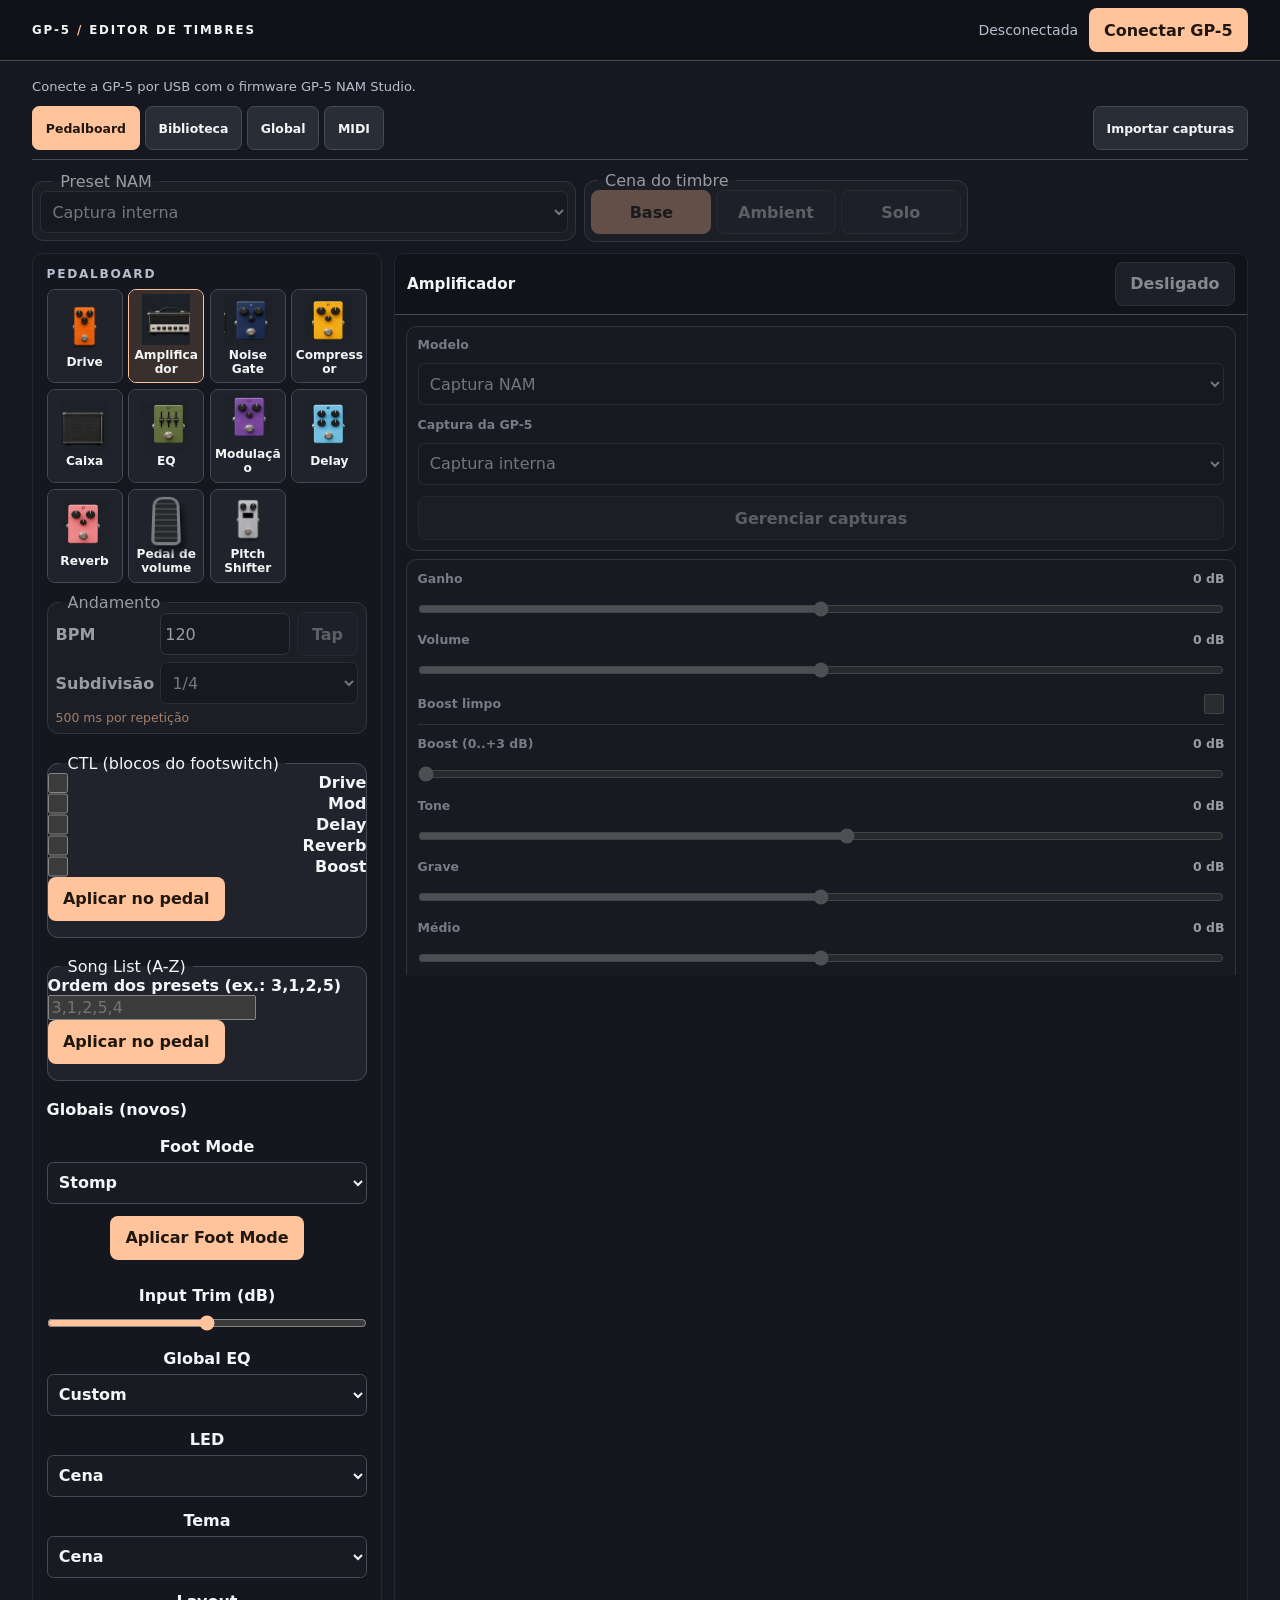
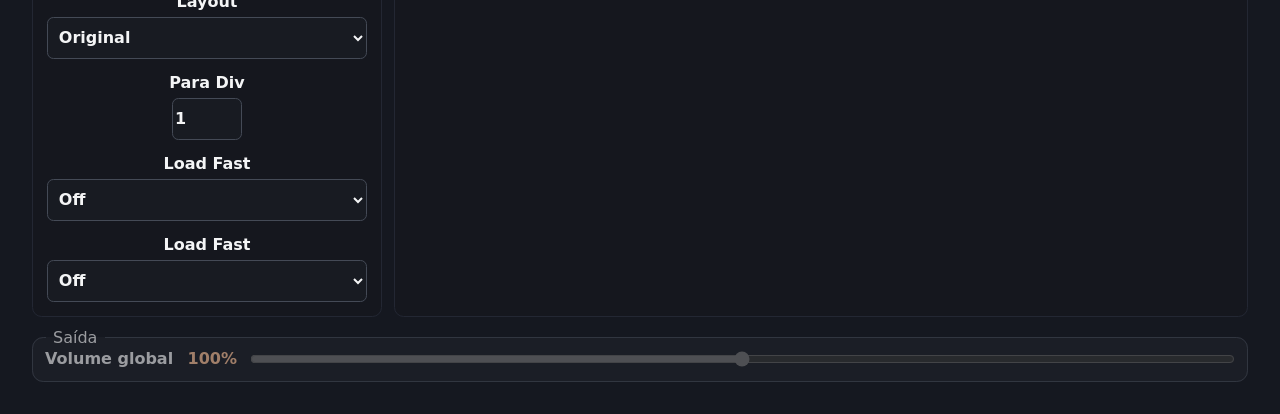
<file: index.html>
<!doctype html>
<html lang="pt-BR">
<head>
  <meta charset="utf-8">
  <meta name="viewport" content="width=device-width, initial-scale=1">
  <title>GP-5 · Editor de timbres</title>
  <link rel="stylesheet" href="./style.css?v=refino1">
  <script type="module" src="./editor.js?v=live-midi"></script>
</head>
<body>
  <header><span class="brand">GP-5 <span> / </span> EDITOR DE TIMBRES</span><div class="connection"><span id="connectionState" role="status">Desconectada</span><button id="connect" type="button">Conectar GP-5</button></div></header>
  <main>
    <h1>Editor de timbres</h1>
    <p id="status" role="status">Conecte a GP-5 por USB com o firmware GP-5 NAM Studio.</p>
    <nav class="workspace-tabs" aria-label="Áreas do editor">
      <button type="button" data-view="board" aria-pressed="true">Pedalboard</button>
      <button type="button" data-view="library" aria-pressed="false">Biblioteca</button>
      <button type="button" data-view="global" aria-pressed="false">Global</button>
      <button type="button" data-view="midi" aria-pressed="false">MIDI</button>
      <button id="quickCaptures" class="secondary" type="button">Importar<span class="import-caption"> capturas</span></button>
    </nav>
    <section data-view-panel="board">
    <div class="live-strip">
      <fieldset id="presetBar" class="preset-bar" disabled>
        <legend>Preset NAM</legend>
        <select id="quickPreset" aria-label="Selecionar preset na GP-5"><option value="0">Captura interna</option></select>
      </fieldset>
    <fieldset class="scene-bar" id="sceneBar" disabled>
      <legend>Cena do timbre</legend>
      <div class="scene-buttons">
        <button type="button" data-scene="0" aria-pressed="true">Base</button>
        <button type="button" data-scene="1" aria-pressed="false">Ambient</button>
        <button type="button" data-scene="2" aria-pressed="false">Solo</button>
      </div>
    </fieldset>
    <div class="board-tools" id="studioTools" hidden>
      <button id="chainBypass" type="button" class="secondary" aria-pressed="false">Ativar timbre</button>
      <button id="tunerToggle" type="button" class="secondary" aria-controls="tunerPanel" aria-expanded="false">Afinador</button>
    </div>
    <section id="tunerPanel" class="tuner-panel" aria-label="Afinador cromático" hidden>
      <strong id="tunerNote">–</strong>
      <div><meter id="tunerMeter" min="-50" max="50" low="-4" high="4" optimum="0" value="0"></meter>
        <p id="tunerReading" class="note">Toque uma corda por vez. Saída silenciada.</p></div>
    </section>
    </div>
    <div class="board-workspace">
    <div class="board">
      <div class="board-head"><h2>Pedalboard</h2></div>
    <nav id="chain" class="chain" aria-label="Cadeia de sinal">
      <div class="pedal-card" data-block="drive" data-selected="false">
        <button class="pedal-toggle" type="button" data-effect-edit aria-label="Editar Drive" aria-controls="effectPanel" aria-pressed="false"><span aria-hidden="true" class="pedal-art extra e0"></span><span class="pedal-name">Drive</span><span class="pedal-short" aria-hidden="true">Drive</span><small>Boost, OD, distorção e fuzz</small></button>
      </div>
      <div class="pedal-card" data-block="amp" data-selected="false">
        <button class="pedal-toggle" type="button" data-effect-edit aria-label="Editar amplificador" aria-controls="effectPanel" aria-pressed="false"><span aria-hidden="true" class="pedal-art photo p0"></span><span class="pedal-name">Amplificador</span><span class="pedal-short" aria-hidden="true">Amp</span><small>NAM e Clean</small></button>
      </div>
      <div class="pedal-card" data-block="gatePanel" data-selected="false">
        <button class="pedal-toggle" type="button" data-effect-edit aria-label="Editar Noise Gate" aria-controls="effectPanel" aria-pressed="false"><span aria-hidden="true" class="pedal-art photo p1"></span><span class="pedal-name">Noise Gate</span><span class="pedal-short" aria-hidden="true">Gate</span><small>Ruído</small></button>
      </div>
      <div class="pedal-card" data-block="compressor" data-selected="false">
        <button class="pedal-toggle" type="button" data-effect-edit aria-label="Editar Compressor" aria-controls="effectPanel" aria-pressed="false"><span aria-hidden="true" class="pedal-art photo p2"></span><span class="pedal-name">Compressor</span><span class="pedal-short" aria-hidden="true">Comp</span><small>Dinâmica</small></button>
      </div>
      <div class="pedal-card" data-block="cab" data-selected="false">
        <button class="pedal-toggle" type="button" data-effect-edit aria-label="Editar Caixa" aria-controls="effectPanel" aria-pressed="false"><span aria-hidden="true" class="pedal-art photo p3"></span><span class="pedal-name">Caixa</span><span class="pedal-short" aria-hidden="true">Caixa</span><small>Resposta a impulso</small></button>
      </div>
      <div class="pedal-card" data-block="eq" data-selected="false">
        <button class="pedal-toggle" type="button" data-effect-edit aria-label="Editar EQ" aria-controls="effectPanel" aria-pressed="false"><span aria-hidden="true" class="pedal-art photo p4"></span><span class="pedal-name">EQ</span><span class="pedal-short" aria-hidden="true">EQ</span><small>3, 6 ou 7 bandas</small></button>
      </div>
      <div class="pedal-card" data-block="mod" data-selected="false">
        <button class="pedal-toggle" type="button" data-effect-edit aria-label="Editar Modulação" aria-controls="effectPanel" aria-pressed="false"><span aria-hidden="true" class="pedal-art photo p5"></span><span class="pedal-name">Modulação</span><span class="pedal-short" aria-hidden="true">Mod</span><small>Chorus e mais</small></button>
      </div>
      <div class="pedal-card" data-block="delay" data-selected="false">
        <button class="pedal-toggle" type="button" data-effect-edit aria-label="Editar Delay" aria-controls="effectPanel" aria-pressed="false"><span aria-hidden="true" class="pedal-art photo p6"></span><span class="pedal-name">Delay</span><span class="pedal-short" aria-hidden="true">Delay</span><small>Tap Tempo</small></button>
      </div>
      <div class="pedal-card" data-block="cloud" data-selected="false">
        <button class="pedal-toggle" type="button" data-effect-edit aria-label="Editar Reverb" aria-controls="effectPanel" aria-pressed="false"><span aria-hidden="true" class="pedal-art photo p7"></span><span class="pedal-name">Reverb</span><span class="pedal-short" aria-hidden="true">Reverb</span><small>Cloud e mais</small></button>
      </div>
      <div class="pedal-card" data-block="volumePedal" data-selected="false">
        <button class="pedal-toggle" type="button" data-effect-edit aria-label="Editar pedal de volume" aria-controls="effectPanel" aria-pressed="false"><span aria-hidden="true" class="pedal-art volume-art"></span><span class="pedal-name">Pedal de volume</span><span class="pedal-short" aria-hidden="true">Vol</span><small>Expressão MIDI</small></button>
      </div>
      <div class="pedal-card" data-block="pitch" data-selected="false">
        <button class="pedal-toggle" type="button" data-effect-edit aria-label="Editar Pitch Shifter" aria-controls="effectPanel" aria-pressed="false"><span aria-hidden="true" class="pedal-art extra e1"></span><span class="pedal-name">Pitch Shifter</span><span class="pedal-short" aria-hidden="true">Pitch</span><small>Semitons</small></button>
      </div>
    </nav>
    <fieldset id="tempoControls" class="tempo-controls" disabled>

      <legend>Andamento</legend>
      <div class="tempo-grid">
        <label for="bpm">BPM</label>
        <input id="bpm" type="number" required min="45" max="240" value="120">
        <button id="tapTempo" class="secondary" type="button">Tap</button>
        <label for="division">Subdivisão</label>
        <select id="division">
          <option value="0">1/4</option>
          <option value="1">1/8</option>
          <option value="2">1/8 pontuada</option>
          <option value="3">1/8 tercina</option>
          <option value="4">1/16</option>
        </select>
        <output id="interval" for="bpm division">500 ms por repetição</output>
      </div>
    </fieldset>
          <fieldset id="ctlPanel">
        <legend>CTL (blocos do footswitch)</legend>
        <label><input id="ctlDrive" type="checkbox"> Drive</label>
        <label><input id="ctlMod" type="checkbox"> Mod</label>
        <label><input id="ctlDelay" type="checkbox"> Delay</label>
        <label><input id="ctlReverb" type="checkbox"> Reverb</label>
        <label><input id="ctlBoost" type="checkbox"> Boost</label>
        <button type="button" id="ctlApply">Aplicar no pedal</button>
        <p id="ctlStatus"></p>
      </fieldset>
      <fieldset id="songListPanel">
        <legend>Song List (A-Z)</legend>
        <label for="songListOrder">Ordem dos presets (ex.: 3,1,2,5)</label>
        <input id="songListOrder" type="text" placeholder="3,1,2,5,4">
        <button type="button" id="songListApply">Aplicar no pedal</button>
        <p id="songListStatus"></p>
      </fieldset>
<section id="globalExtra" style="margin-top:16px;display:grid;grid-template-columns:repeat(auto-fit,minmax(220px,1fr));gap:14px 18px">
  <div style="grid-column:1/-1;font-weight:600;margin:0 0 4px">Globais (novos)</div>
  <label style="display:flex;flex-direction:column;gap:6px;white-space:nowrap">Foot Mode<select id="footMode2"><option value="0">Stomp</option><option value="1">Cenas</option><option value="2">Presets 0-99</option><option value="3">Tuner</option><option value="4">Presets 0-9</option><option value="5">CTL</option><option value="6">Mute</option><option value="7">Tap</option><option value="8">Nada</option><option value="9">A-Z</option></select><button type="button" id="footModeApply" style="margin-top:6px">Aplicar Foot Mode</button><p id="footModeStatus" style="margin:6px 0 0;font-size:.85em;opacity:.85"></p></label>
  <label style="display:flex;flex-direction:column;gap:6px;white-space:nowrap">Input Trim (dB)<input id="inputTrim2" type="range" min="-12" max="12" step="1" value="0"></label>
  <label style="display:flex;flex-direction:column;gap:6px;white-space:nowrap">Global EQ<select id="globalEq2"><option value="0">Custom</option><option value="1">Flat</option><option value="2">Bright</option><option value="3">Warm</option><option value="4">Scoop</option><option value="5">Mid</option></select></label>
  <label style="display:flex;flex-direction:column;gap:6px;white-space:nowrap">LED<select id="ledStyle2"><option value="0">Cena</option><option value="1">Ambar</option><option value="2">Ciano</option><option value="3">Violeta</option><option value="4">Verde</option><option value="5">Vermelho</option></select></label>
  <label style="display:flex;flex-direction:column;gap:6px;white-space:nowrap">Tema<select id="uiTheme2"><option value="0">Cena</option><option value="1">Azul</option><option value="2">Verde</option><option value="3">Magenta</option></select></label>
  <label style="display:flex;flex-direction:column;gap:6px;white-space:nowrap">Layout<select id="uiLayout2"><option value="0">Original</option><option value="1">Compacto</option><option value="2">Info</option></select></label>
  <label style="display:flex;flex-direction:column;gap:6px;white-space:nowrap">Para Div<input id="paraDiv2" type="number" min="1" max="8" value="1"></label>
  <label style="display:flex;flex-direction:column;gap:6px;white-space:nowrap">Load Fast<select id="loadFast2"><option value="0">Off</option><option value="1">On</option></select></label>
<label style="display:flex;flex-direction:column;gap:6px;white-space:nowrap">Load Fast<select id="loadFast2"><option value="0">Off</option><option value="1">On</option></select></label>
</section>
    </div>
    <section id="effectPanel" class="effect-panel" aria-labelledby="effectTitle">
      <div class="effect-heading">
        <h2 id="effectTitle">Amplificador</h2>
        <button id="toggleSelectedEffect" class="secondary" type="button" aria-label="Ligar ou desligar amplificador" aria-pressed="false" disabled>Desligado</button>
      </div>
      <form id="controls">
<div id="orderControls" hidden><button id="moveLeft" type="button">Mover antes</button><button id="moveRight" type="button">Mover depois</button></div>
    <fieldset id="volumePedal" data-panel hidden disabled><legend>Pedal de volume</legend><div class="tone">
      <label class="switch" for="volumeOn">Pedal ligado <input id="volumeOn" type="checkbox"></label>
      <label for="volumeValue">Nível por cena <output id="volumeValueValue">100%</output></label>
      <input id="volumeValue" type="range" min="0" max="100" value="100" data-unit="%">
      <button id="mapVolume" class="secondary" type="button" disabled>Configurar pedal de expressão</button>
    </div></fieldset><fieldset id="drive" data-panel hidden disabled><legend>Drive</legend><div class="tone"><label for="driveMode">Tipo de drive</label><select id="driveMode"><option value="0">Desligado</option><option value="1">Overdrive</option><option value="2">Distorção</option><option value="3">Kinky Boost · EP</option><option value="4">Deranged Master · Treble</option><option value="5">Minotaur · Mid Boost</option><option value="6">Teemah! · Transparente</option><option value="7">Heir Apparent · Royal</option><option value="8">Tone Sovereign · Royal duplo</option><option value="9">Prize Drive · Nashville</option><option value="10">Pillars · Green aberto</option><option value="11">Vital Boost · MOSFET</option><option value="12">Scream 808</option><option value="13">Stupor OD · Assimétrico</option><option value="14">Alpaca Rouge · CMOS</option><option value="15">Compulsive Drive · Crunch</option><option value="16">Dhyana Drive · Smooth</option><option value="17">Valve Driver</option><option value="18">Top Secret OD · 250</option><option value="19">Horizon Drive · Metal</option><option value="20">Deez One Vintage</option><option value="21">Deez One Mod</option><option value="22">Hedgehog D9</option><option value="23">Vermin Dist</option><option value="24">Ratatouille Dist</option><option value="25">Vital Dist · Oitava</option><option value="26">KWB · Defined Dist</option><option value="27">Legendary Drive</option><option value="28">Swedish Chainsaw</option><option value="29">Arbitrator Fuzz</option><option value="30">Pocket Fuzz</option><option value="31">Bighead Fuzz</option><option value="32">Yellow OD · OD-1</option><option value="33">Riot Dist · Suhr-style</option><option value="34">Honey OD · Sweet Honey-style</option><option value="35">BB Preamp · Xotic-style</option><option value="36">Micro Boost</option></select>
<div id="driveKnobs" class="eq-controls" hidden>
  <label for="driveGain">Ganho do drive <output id="driveGainValue">0 dB</output></label>
  <input id="driveGain" type="range" min="-12" max="12" value="0" data-unit=" dB">
  <label for="driveBass">Graves <output id="driveBassValue">0 dB</output></label>
  <input id="driveBass" type="range" min="-12" max="12" value="0" data-unit=" dB">
  <label for="driveMid">Médios <output id="driveMidValue">0 dB</output></label>
  <input id="driveMid" type="range" min="-12" max="12" value="0" data-unit=" dB">
  <label for="driveTreble">Agudos <output id="driveTrebleValue">0 dB</output></label>
  <input id="driveTreble" type="range" min="-12" max="12" value="0" data-unit=" dB">
  <label for="driveTone">Tone <output id="driveToneValue">0 dB</output></label>
  <input id="driveTone" type="range" min="-12" max="12" value="0" data-unit=" dB">
</div>
<button id="driveOnly" type="button" class="secondary" aria-pressed="false" hidden>Só o drive</button>
</div></fieldset>
<fieldset id="pitch" data-panel hidden disabled><legend>Pitch Shifter</legend><div class="tone"><label class="switch" for="pitchOn">Pitch ligado <input type="checkbox" id="pitchOn"></label><label for="pitchShift">Voz A · Semitons <output id="pitchShiftValue">0 st</output></label>
<input id="pitchShift" type="range" min="-12" max="12" value="0" data-unit=" st">
<div id="dualPitchControls" class="eq-controls" hidden>
  <label class="switch" for="pitchDual">Duas vozes <input id="pitchDual" type="checkbox"></label>
  <div id="pitchSecondRow" class="eq-controls" hidden>
    <label for="pitchSecond">Voz B · Semitons <output id="pitchSecondValue">12 st</output></label>
    <input id="pitchSecond" type="range" min="-12" max="12" value="12" data-unit=" st">
  </div>
</div>
<label for="pitchMix">Mix <output id="pitchMixValue">50%</output></label>
<input id="pitchMix" type="range" min="0" max="100" value="50" data-unit="%">
</div></fieldset>



      <fieldset id="gatePanel" data-panel hidden disabled>
        <legend>Noise Gate</legend>
        <div class="tone">
          <label for="gate">Limiar <output id="gateValue" for="gate">Off</output></label>
          <input id="gate" type="range" min="0" max="61" value="0">
        </div>
      </fieldset>
      <fieldset id="compressor" data-panel hidden disabled>
        <legend>Compressor</legend>
        <div class="tone">
          <label class="switch" for="compEnabled">Compressor ligado <input id="compEnabled" type="checkbox"></label>
          <label for="compThreshold">Limiar <output id="compThresholdValue">−18 dBFS</output></label>
          <input id="compThreshold" type="range" min="-48" max="0" value="-18">
          <label for="compRatio">Ratio <output id="compRatioValue">4:1</output></label>
          <input id="compRatio" type="range" min="2" max="8" value="4">
          <label for="compGain">Ganho de compensação <output id="compGainValue">0 dB</output></label>
          <input id="compGain" type="range" min="0" max="6" value="0">
        <label for="compAttack">Attack <output id="compAttackValue" for="compAttack">5</output></label>
        <input id="compAttack" type="range" min="0" max="15" value="5">
        <label for="compRelease">Release <output id="compReleaseValue" for="compRelease">3</output></label>
        <input id="compRelease" type="range" min="0" max="15" value="3">
        </div>
      </fieldset>
      <fieldset id="amp" data-panel hidden disabled>
        <legend>Amplificador</legend>
        <div class="amp-layout">
          <div class="amp-model">
            <span aria-hidden="true" class="pedal-art photo p0"></span>
            <label for="ampVoice">Modelo</label>
            <select id="ampVoice">
              <option value="0">Captura NAM</option><option value="1">Deluxe 65</option>
              <option value="2">Twin 65</option><option value="3">Princeton</option>
              <option value="4">British AC</option><option value="5">Jazz Clean</option><option value="6">Studio Clean</option>
              <option value="7">Tweed 59</option><option value="8">Plexi</option><option value="9">JCM 800</option>
              <option value="10">Recto</option><option value="11">Matchless</option><option value="12">Vox AC30</option>
              <option value="13">Orange</option><option value="14">5150</option><option value="15">Bassman</option>
              <option value="16">Soldano</option><option value="17">Dumble</option><option value="18">Hiwatt</option>
              <option value="19">Diezel</option><option value="20">Friedman</option>
            <option value="21">Bluesbreaker</option><option value="22">AC15</option><option value="23">JTM45</option><option value="24">Dual Rect</option><option value="25">Mark V</option><option value="26">Bad Cat</option><option value="27">Bogner</option><option value="28">Dr. Z</option><option value="29">Hiwatt Custom</option><option value="30">Lonestar</option><option value="31">Bassbreaker</option></select>
            <div id="capturePicker" class="control-group">
              <label for="capture">Captura da GP-5</label>
              <select id="capture"><option value="0">Captura interna</option></select>
              <button type="button" id="openCaptures" class="secondary">Gerenciar capturas</button>
            </div>
          </div>
          <div class="amp-controls">
            <p id="ampOutputNote" class="note" role="status" hidden></p>
            <button id="activateAmp" class="secondary" type="button" hidden>Ativar amplificador</button>
            <label for="ampGain">Ganho <output id="ampGainValue">0 dB</output></label>
            <input id="ampGain" type="range" min="-24" max="24" value="0" data-unit=" dB">
            <label for="ampLevel">Volume <output id="ampLevelValue">0 dB</output></label>
            <input id="ampLevel" type="range" min="-12" max="12" value="0" data-unit=" dB">
            <label class="switch" for="boostOn">Boost limpo <input id="boostOn" type="checkbox"></label>
            <label for="boostGain">Boost (0..+3 dB) <output id="boostGainValue" for="boostGain">0 dB</output></label>
            <input id="boostGain" type="range" min="0" max="3" value="0" data-unit=" dB">
            <label for="ampTone">Tone <output id="ampToneValue">0 dB</output></label>
            <input id="ampTone" type="range" min="-8" max="7" value="0" data-unit=" dB">
            <label for="ampBass">Grave <output id="ampBassValue">0 dB</output></label>
            <input id="ampBass" type="range" min="-12" max="12" value="0" data-unit=" dB">
            <label for="ampMid">Médio <output id="ampMidValue">0 dB</output></label>
            <input id="ampMid" type="range" min="-12" max="12" value="0" data-unit=" dB">
            <label for="ampTreble">Agudo <output id="ampTrebleValue">0 dB</output></label>
            <input id="ampTreble" type="range" min="-12" max="12" value="0" data-unit=" dB">
            <label for="ampPresence">Presence <output id="ampPresenceValue">0 dB</output></label>
            <input id="ampPresence" type="range" min="-12" max="12" value="0" data-unit=" dB">
          </div>
        </div>
      </fieldset>
      <fieldset id="cab" data-panel hidden disabled>
        <legend>Caixa</legend>
        <div class="tone">
          <label class="switch" for="cabEnabled">IR ligado <input id="cabEnabled" type="checkbox"></label>
          <label for="ir">Slot de IR <small>0 = nenhum</small></label>
          <select id="ir"><option value="0">Nenhum IR</option></select>
          <button type="button" id="openIrs" class="secondary">Gerenciar IRs</button>
          <label for="lowCutValue">Low Cut</label><select id="lowCutValue"><option value="0">Desligado</option><option value="1">60 Hz</option><option value="2">90 Hz</option><option value="3">120 Hz</option><option value="4">180 Hz</option><option value="5">40 Hz</option><option value="6">150 Hz</option><option value="7">220 Hz</option></select>
<label for="highCutValue">High Cut</label><select id="highCutValue"><option value="0">Desligado</option><option value="1">4 kHz</option><option value="2">6 kHz</option><option value="3">8 kHz</option><option value="4">10 kHz</option><option value="5">3 kHz</option><option value="6">5 kHz</option><option value="7">12 kHz</option></select>          <div class="ir-mix">
            <label for="irMixA">IR A <input id="irMixA" type="file" accept=".wav,.cab,audio/*"></label>
            <label for="irMixB">IR B <input id="irMixB" type="file" accept=".wav,.cab,audio/*"></label>
            <label for="irMixBlend">Blend <output id="irMixBlendValue" for="irMixBlend">50%</output></label>
            <input id="irMixBlend" type="range" min="0" max="100" value="50">
            <button type="button" id="irMixMake" class="secondary">Gerar IR mix</button>
          </div>
        </div>
      </fieldset>
      <fieldset id="eq" data-panel hidden disabled>
        <legend>Equalizador</legend>
        <div class="tone">
<label for="eqMode">Tipo de equalizador</label><select id="eqMode"><option value="0">6 bandas</option><option value="1">7 bandas</option></select>
<div id="basicEq" class="eq-controls">          <label for="bass">Graves · 120 Hz <output id="bassValue">0 dB</output></label>
          <input id="bass" type="range" min="0" max="24" value="12">
          <label for="mid">Médios · 750 Hz <output id="midValue">0 dB</output></label>
          <input id="mid" type="range" min="0" max="24" value="12">
          <label for="treble">Agudos · 3 kHz <output id="trebleValue">0 dB</output></label>
          <input id="treble" type="range" min="0" max="24" value="12">
</div>
<div id="graphicEq" class="eq-controls" hidden><div class="eq-controls"><label for="eq1">100 Hz <output id="eq1Value">0 dB</output></label>
<input id="eq1" type="range" min="-12" max="12" value="0" data-unit=" dB">
</div><div class="eq-controls"><label for="eq2">200 Hz <output id="eq2Value">0 dB</output></label>
<input id="eq2" type="range" min="-12" max="12" value="0" data-unit=" dB">
</div><div class="eq-controls"><label for="eq3">400 Hz <output id="eq3Value">0 dB</output></label>
<input id="eq3" type="range" min="-12" max="12" value="0" data-unit=" dB">
</div><div class="eq-controls"><label for="eq4">800 Hz <output id="eq4Value">0 dB</output></label>
<input id="eq4" type="range" min="-12" max="12" value="0" data-unit=" dB">
</div><div class="eq-controls"><label for="eq5">1600 Hz <output id="eq5Value">0 dB</output></label>
<input id="eq5" type="range" min="-12" max="12" value="0" data-unit=" dB">
</div><div class="eq-controls"><label for="eq6">3200 Hz <output id="eq6Value">0 dB</output></label>
<input id="eq6" type="range" min="-12" max="12" value="0" data-unit=" dB">
</div><div class="eq-controls"><label for="eq7">6400 Hz <output id="eq7Value">0 dB</output></label>
<input id="eq7" type="range" min="-12" max="12" value="0" data-unit=" dB">
</div></div>        </div>
      </fieldset>
    <fieldset id="mod" data-panel hidden disabled>
      <legend>Modulação</legend>
      <div class="tone">
        <label for="modMode">Tipo</label>
        <select id="modMode">
          <option value="0">Desligada</option><option value="1">Chorus</option>
          <option value="2">Flanger</option><option value="3">Tremolo</option><option value="4">Phaser</option><option value="5">Vibrato</option>
<optgroup label="Perfis modernos"><option value="6">Clean Chorus</option><option value="7">70s Chorus</option><option value="8">PlastiChorus</option><option value="9">Bass Liquifier</option><option value="10">Trinity Chorus</option><option value="11">4-Voice Chorus</option><option value="12">Dimension W</option><option value="13">Gray Flanger</option><option value="14">Harmonic Flanger</option><option value="15">Courtesan Flange</option><option value="16">Dynamix Flanger</option><option value="17">Script Mod Phase</option><option value="18">Pebble Phaser</option><option value="19">Deluxe Phaser</option><option value="20">Ubiquitous Vibe</option><option value="21">FlexoVibe</option><option value="22">Bubble Vibrato</option><option value="23">Essex Vibe</option><option value="24">Vibe Rotary</option><option value="25">122 Rotary</option><option value="26">145 Rotary</option><option value="27">Double Take</option><option value="28">Poly Detune</option><option value="29">Optical Trem</option><option value="30">60s Bias Trem</option><option value="31">Tremolo Autopan</option><option value="32">Harmonic Trem</option><option value="33">Bleat Chop Trem</option><option value="34">AM Ring Mod</option><option value="35">Pitch Ring Mod</option><option value="36">Retro Reel</option></optgroup>
<optgroup label="Perfis Legacy"><option value="37">Pattern Tremolo</option><option value="38">Panner Mono</option><option value="39">Legacy Bias Trem</option><option value="40">Legacy Opto Trem</option><option value="41">Legacy Script Phase</option><option value="42">Panned Phaser</option><option value="43">Barberpole Phase</option><option value="44">Dual Phaser</option><option value="45">Legacy U-Vibe</option><option value="46">100 Phaser</option><option value="47">Pitch Vibrato</option><option value="48">Legacy Dimension</option><option value="49">Analog Chorus</option><option value="50">Tri Chorus</option><option value="51">Analog Flanger</option><option value="52">Jet Flanger</option><option value="53">AC Flanger</option><option value="54">80A Flanger</option><option value="55">Frequency Shift</option><option value="56">Legacy Ring Mod</option><option value="57">Rotary Drum</option><option value="58">Rotary Drum/Horn</option><option value="59">Tape Eater</option><option value="60">Warble Matic</option><option value="61">Random S&amp;H</option><option value="62">Sweeper</option></optgroup>
        </select>
        <div class="tone" id="modPatternRow" hidden>
          <label for="modPattern">Padrão rítmico</label>
          <select id="modPattern"><option value="0">Alternado</option><option value="1">Trincado</option><option value="2">Sincopado</option><option value="3">Crescente</option></select>
        </div>
        <label class="switch" id="modStereoRow" for="modStereo" hidden>Saída estéreo <input id="modStereo" type="checkbox"></label>
        <label for="modSync">Sincronizar com Tap Tempo</label>
        <select id="modSync"><option value="0">Velocidade manual</option><option value="1">Semínima</option><option value="2">Colcheia</option><option value="3">Colcheia pontuada</option><option value="4">Colcheia em tercina</option><option value="5">Semicolcheia</option></select>
        <label for="modRate">Frequência da modulação <output id="modRateValue">1,2 Hz</output></label>
        <input id="modRate" type="range" min="1" max="80" value="12">
        <label for="modDepth">Profundidade <output id="modDepthValue">45%</output></label>
        <input id="modDepth" type="range" min="0" max="100" value="45">
        <label for="modMix">Mix <output id="modMixValue">35%</output></label>
        <input id="modMix" type="range" min="0" max="100" value="35">
        <label for="modWidth">Width <output id="modWidthValue" for="modWidth">0%</output></label>
        <input id="modWidth" type="range" min="0" max="100" value="0">
      </div>
    </fieldset>
    <fieldset id="delay" data-panel hidden disabled>
      <legend>Delay</legend>
      <div class="tone">
        <label class="switch" for="enabled">Delay <input id="enabled" type="checkbox"></label>
        <label for="delayModel">Modelo</label>
        <select id="delayModel"><option value="0">Digital</option><option value="1">Analog</option><option value="2">Tape</option><option value="3">Dual</option><option value="4">Swell</option><option value="5">Modulated</option><option value="6">Filtered</option><option value="7">Multi-tap</option><option value="8">Slapback</option><option value="9">Ping-pong</option><option value="10">Vintage Digital</option><option value="11">Ducked</option><option value="12">ADT</option><option value="13">Bucket Brigade</option><option value="14">Memory Man</option><option value="15">Sweep</option><option value="16">Lo-Res</option><option value="17">Reverse</option><option value="18">Cosmos Echo</option><option value="19">Multi-Head</option><option value="20">Crisscross</option><option value="21">Multi Pass</option><option value="22">Pitch Echo</option><option value="23">Heliosphere</option></select>
        <label class="switch" id="delayStereoRow" for="delayStereo" hidden>Ping-pong estéreo <input id="delayStereo" type="checkbox"></label>
        <label for="mix">Mix <output id="mixValue" for="mix">25%</output></label>
        <input id="mix" type="range" min="0" max="100" value="25">
        <label for="feedback">Feedback <output id="feedbackValue" for="feedback">38%</output></label>
        <input id="feedback" type="range" min="0" max="90" value="38">
        <label for="delayTone">Brilho <output id="delayToneValue" for="delayTone">50%</output></label>
        <input id="delayTone" type="range" min="0" max="100" value="50">
        <label for="delayModDepth">Mod Depth <output id="delayModDepthValue" for="delayModDepth">0%</output></label>
        <input id="delayModDepth" type="range" min="0" max="100" value="0">
        <label for="delayModRate">Mod Rate <output id="delayModRateValue" for="delayModRate">12</output></label>
        <input id="delayModRate" type="range" min="1" max="80" value="12">
        <label for="delayDuck">Duck Level <output id="delayDuckValue" for="delayDuck">50%</output></label>
        <input id="delayDuck" type="range" min="0" max="100" value="50">
        <label for="delayWidth">Width <output id="delayWidthValue" for="delayWidth">50%</output></label>
        <input id="delayWidth" type="range" min="0" max="100" value="50">
      </div>
    </fieldset>
    <fieldset id="cloud" data-panel hidden disabled>
      <legend>Reverb</legend>
      <div class="tone">
        <label class="switch" for="cloudEnabled">Reverb <input id="cloudEnabled" type="checkbox"></label>
        <label for="reverbType">Tipo de reverb</label>
        <select id="reverbType">
          <option value="0">Dynamic Hall</option><option value="1">Dynamic Plate</option>
          <option value="2">Dynamic Room</option><option value="3">Ambience</option>
          <option value="4">Bloom</option><option value="5">Shimmer</option>
          <option value="6">Glitz</option><option value="7">Ganymede</option>
          <option value="8">Hot Springs</option><option value="9">Nonlinear</option>
          <option value="10">Spring</option><option value="11">Ducking</option>
        </select>
        <label class="switch" id="reverbStereoRow" for="reverbStereo" hidden>Cauda estéreo <input id="reverbStereo" type="checkbox"></label>
        <label for="cloudMix">Mix <output id="cloudMixValue">30%</output></label>
        <input id="cloudMix" type="range" min="0" max="100" value="30">
        <label for="cloudDecay">Decay <output id="cloudDecayValue">65%</output></label>
        <input id="cloudDecay" type="range" min="0" max="100" value="65">
        <label for="cloudPre">Pré-delay <output id="cloudPreValue">25 ms</output></label>
        <input id="cloudPre" type="range" min="0" max="100" value="25">
        <label for="cloudTone">Tone <output id="cloudToneValue">45%</output></label>
        <input id="cloudTone" type="range" min="0" max="100" value="45">
        <label for="cloudEarly">Early <output id="cloudEarlyValue" for="cloudEarly">50%</output></label>
        <input id="cloudEarly" type="range" min="0" max="100" value="50">
        <label for="cloudMod">Tail Mod <output id="cloudModValue" for="cloudMod">0%</output></label>
        <input id="cloudMod" type="range" min="0" max="100" value="0">
        <label for="lowDamp">Low Damp <output id="lowDampValue">47%</output></label>
        <input id="lowDamp" type="range" min="0" max="15" value="7">
        <label for="highDamp">Hi Damp <output id="highDampValue">13%</output></label>
        <input id="highDamp" type="range" min="0" max="15" value="2">
        <button id="worshipSettings" type="button">Aplicar ajuste Worship</button>
      </div>
    </fieldset>
    </form>
    </section>
    </div>
    </section>
    <section data-view-panel="global" hidden>
      <fieldset id="globalControls" disabled><legend>Saída global</legend>
        <div class="global-layout">
          <div class="global-card"><h2>Equalizador</h2>
            <label for="globalBass">Graves · 120 Hz <output id="globalBassValue">0 dB</output></label>
            <input id="globalBass" type="range" min="-12" max="12" value="0" data-unit=" dB">
            <label for="globalMid">Médios · 750 Hz <output id="globalMidValue">0 dB</output></label>
            <input id="globalMid" type="range" min="-12" max="12" value="0" data-unit=" dB">
            <label for="globalTreble">Agudos · 3 kHz <output id="globalTrebleValue">0 dB</output></label>
            <input id="globalTreble" type="range" min="-12" max="12" value="0" data-unit=" dB">
          </div>
          <div class="global-card"><h2>Cortes de frequência</h2>
          <label>Low Cut <select id="lowCut"><option>Off</option><option>60 Hz</option><option>90 Hz</option><option>120 Hz</option><option>180 Hz</option><option>40 Hz</option><option>150 Hz</option><option>220 Hz</option></select></label>
          <label>High Cut <select id="highCut"><option>Off</option><option>4 kHz</option><option>6 kHz</option><option>8 kHz</option><option>10 kHz</option><option>3 kHz</option><option>5 kHz</option><option>12 kHz</option></select></label>
            

          </div>
        </div>
          
  </fieldset>
    </section>
    <section data-view-panel="midi" hidden>
    <fieldset id="liveMidi" disabled hidden>
      <legend>Chocolate direto na GP-5</legend>
      <div class="tone">
        <label for="liveExpression">Destino da expressão direta (CC 11)</label>
        <select id="liveExpression">
          <option value="0">Desligado</option><option value="1">Mix do delay</option><option value="2">Mix do reverb</option>
          <option value="3">Mix da modulação</option><option value="4">Feedback do delay</option><option value="5">Pedal de volume</option>
          <option value="6">Profundidade da modulação</option><option value="7">Velocidade da modulação</option>
          <option value="8">Volume global</option><option value="9">Nível do amplificador</option>
        </select>
        <div class="limits">
          <button type="button" data-midi-nav="83">Preset anterior · CC 83</button>
          <button type="button" data-midi-nav="84">Próximo preset · CC 84</button>
          <button type="button" data-midi-nav="85">Banco anterior · CC 85</button>
          <button type="button" data-midi-nav="86">Próximo banco · CC 86</button>
        </div>
        <p class="note">Canal 1. Envie valor 127 ao pressionar. Bancos de quatro slots, a partir de 01. Os vazios são pulados.</p>
        <p class="note">PC 0–30 escolhe um preset. CC 80 com valor 0 a 3 escolhe a cena. CC 81 com valor 127 marca o Tap. CC 82 com valor 0 ativa a cadeia e 127 ativa o bypass.</p>
      </div>
    </fieldset>
    <fieldset id="performance" data-connection disabled>
      <legend>Ponte MIDI pelo navegador</legend>
      <div class="tone">
        <label for="scene" hidden>Cena do timbre</label>
        <select id="scene" hidden><option value="0">Base</option><option value="1">Ambient</option><option value="2">Solo</option></select>
        <label for="sceneMode">Toque curto no footswitch</label>
        <select id="sceneMode"><option value="0">Liga/desliga delay</option><option value="1">Próxima cena</option><option value="2" disabled>Próximo preset</option></select>
        <label for="midiSource">Entrada MIDI do Chocolate</label>
        <select id="midiSource"><option value="">Selecione uma entrada</option></select>
        <label for="midiChannel">Canal MIDI</label>
        <input id="midiChannel" type="number" min="1" max="16" value="1">
        <label for="expressionCc">CC da expressão</label>
        <input id="expressionCc" type="number" min="0" max="127" value="11">
        <button id="expressionLearn" type="button">Aprender CC</button>
        <label for="expressionTarget">Destino da expressão <output id="expressionValue">–</output></label>
        <select id="expressionTarget">
          <option value="0">Desligado</option><option value="1">Mix do delay</option><option value="2">Mix do reverb</option>
          <option value="3">Mix da modulação</option><option value="4">Feedback do delay</option><option value="5" disabled>Pedal de volume</option>
          <option value="6" disabled>Profundidade da modulação</option><option value="7" disabled>Velocidade da modulação</option>
          <option value="8" disabled>Volume global</option><option value="9" disabled>Nível do amplificador</option>
        </select>
        <div class="limits">
          <label for="expressionHeel">Calcanhar (%) <input id="expressionHeel" type="number" min="0" max="100" value="10"></label>
          <label for="expressionToe">Ponta (%) <input id="expressionToe" type="number" min="0" max="100" value="45"></label>
        </div>
        <p id="midiPrograms" class="note">PC 0, 1, 2 e 3 selecionam Base, Solo, Ambiente e Cena 4.</p>
        <p id="midiStatus" class="note" role="status"></p>
      </div>
    </fieldset>
    </section>
    <section data-view-panel="library" hidden>
      <nav class="library-tabs" aria-label="Biblioteca">
        <button type="button" data-library-tab="tone" aria-pressed="true">Capturas NAM</button>
        <button type="button" data-library-tab="cab" aria-pressed="false">IRs</button>
        <button type="button" data-library-tab="presets" aria-pressed="false">Presets e backup</button>
      </nav>
      <p id="libraryStatus" class="note" role="status"></p>
      <div id="installedFiles" class="library-grid">
        <section class="library-card">
          <div class="board-head"><h2 id="slotsTitle">Capturas na GP-5</h2><button id="reloadSlots" class="secondary" type="button" disabled>Atualizar</button></div>
          <div class="slot-tools"><button id="deleteSelected" class="secondary" type="button" disabled>Apagar selecionadas</button><button id="deleteAll" class="secondary" type="button" disabled>Apagar todas</button><button id="exportCaptures" class="secondary" type="button" disabled>Exportar capturas</button><label class="file-inline">Restaurar capturas <input id="restoreCaptures" type="file" accept=".json,application/json"></label></div>
          <ol id="slotList" class="slot-list"></ol>
        </section>
        <fieldset id="slotUpload" disabled>
          <legend id="slotUploadTitle">Enviar captura</legend>
          <div class="tone">
            <input id="slotFile" type="file" accept=".nam" multiple hidden>
            <label for="lufsFile">Medir LUFS (WAV) <output id="lufsValue">-</output></label>
            <input id="lufsFile" type="file" accept=".wav,audio/*">
            <label class="switch" for="namAutoLevel">Auto Level <input id="namAutoLevel" type="checkbox"></label>
            <button id="slotPicker" type="button">Escolher capturas .nam</button>
            <p class="note">Os arquivos selecionados vão direto para slots livres da GP-5.</p>
            <details id="manualSlot">
              <summary>Escolher slot manualmente</summary>
              <label for="slotNumber">Slot de destino</label>
              <input id="slotNumber" type="number" min="1" max="30" value="1">
              <button id="sendSlot" class="secondary" type="button">Escolher e gravar</button>
            </details>
          </div>
        </fieldset>
      </div>
      <details class="utility" data-library-panel="tone">
    <summary>Banco de capturas do navegador</summary>
    <fieldset>
      <legend>Banco NAM A2 deste navegador</legend>
      <div class="tone">
        <label for="bankFiles">Importar capturas NAM A2</label>
        <input id="bankFiles" type="file" accept=".nam" multiple>
        <button id="bankImport" type="button">Adicionar ao banco</button>
        <button id="bankSendFiles" type="button" disabled>Enviar arquivos selecionados à GP-5</button>
        <label for="bankCapture">Captura guardada</label>
        <select id="bankCapture"><option value="">Selecione uma captura</option></select>
        <label for="bankSlot">Slot de destino na GP-5 (1–30)</label>
        <input id="bankSlot" type="number" min="1" max="30" value="1">
        <button id="bankSend" type="button">Enviar à GP-5</button>
        <button id="bankRemove" type="button">Remover do banco local</button>
        <p class="note" id="bankStatus" role="status">Até 50 capturas neste navegador.</p>
      </div>
    </fieldset>
      </details>
      <div data-library-panel="presets" class="library-grid" hidden>
        <fieldset id="library" disabled><legend>Presets da cena</legend><div class="tone">
        <label for="presetFile">Preset individual (.gp5preset ou .prst)</label>
        <input id="presetFile" type="file" accept=".gp5preset,.prst">
        <button id="importPreset" type="button">Importar na cena atual</button>
        <button id="exportPreset" type="button">Exportar cena (.gp5preset)</button>
        <button id="exportPrst" type="button" disabled>Exportar como Valeton (.prst)</button>
        <p id="presetStatus" class="note" role="status">Abra um .prst da GP-5 para usá-lo como base ao exportar nesse formato.</p>
        </div></fieldset>
        <fieldset id="libraryBackup" disabled><legend>Backup completo</legend><div class="tone">
        <button id="exportLibrary" type="button">Exportar toda a biblioteca</button>
        <label for="importFile">Arquivo para importar (.gp5library)</label>
        <input id="importFile" type="file" accept=".gp5library">
        <button id="importLibrary" type="button" disabled>Restaurar biblioteca</button>
        <p class="note">Inclui os slots de capturas, IRs, presets e cenas.</p>
      </div>
    </fieldset>
      </div>
    </section>
    <fieldset id="quickOutput" class="quick-output" disabled>
      <legend>Saída</legend>
      <div class="output-controls">
        <label for="globalVolume">Volume global <output id="globalVolumeValue">100%</output></label>
        <input id="globalVolume" type="range" min="0" max="200" value="100" data-unit="%">
      </div>
    </fieldset>
  </main>
</body>
</html>
</file>
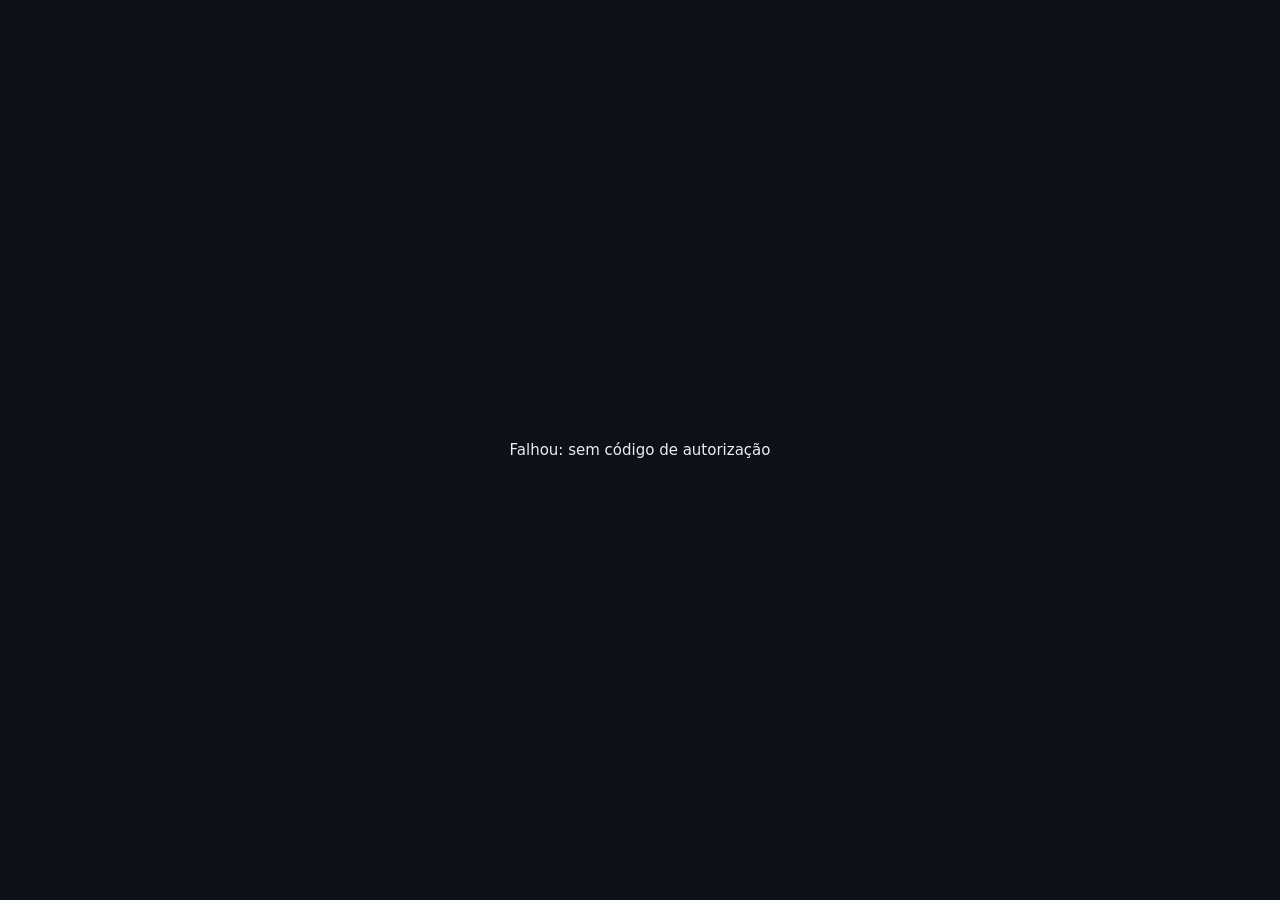
<file: t3k-callback.html>
<!doctype html>
<html lang="pt-BR">
<meta charset="utf-8">
<title>TONE3000</title>
<style>
    body { background: #0d1117; color: #e6edf3; font: 15px system-ui, sans-serif; display: grid; place-items: center; height: 100vh; margin: 0; }
</style>
<p id="status">Conectando à TONE3000…</p>
<script>
    const API = "https://www.tone3000.com/api/v1";
    const status = document.getElementById("status");
    const finish = payload => {
        if (window.opener) window.opener.postMessage(payload, location.origin);
        window.close();
    };
    (async () => {
        const params = new URLSearchParams(location.search);
        const code = params.get("code"), state = params.get("state"), error = params.get("error");
        try {
            if (error) throw new Error(error);
            if (!code) throw new Error("sem código de autorização");
            if (state !== sessionStorage.getItem("t3k_state")) throw new Error("state inválido");
            const response = await fetch(`${API}/oauth/token`, {
                method: "POST",
                headers: { "Content-Type": "application/x-www-form-urlencoded" },
                body: new URLSearchParams({
                    grant_type: "authorization_code",
                    code,
                    code_verifier: sessionStorage.getItem("t3k_verifier") || "",
                    redirect_uri: location.origin + location.pathname,
                    client_id: localStorage.getItem("t3k_client") || "",
                }),
            });
            if (!response.ok) throw new Error(`token ${response.status}`);
            finish({ type: "t3k-token", tokens: await response.json() });
        } catch (error) {
            status.textContent = "Falhou: " + (error.message || error);
            finish({ type: "t3k-error", message: String(error.message || error) });
        }
    })();
</script>
</html>
</file>
<file: style.css>
:root { color-scheme: dark; font-family: "Segoe UI", system-ui, sans-serif; --base:#151820; --surface:#20232b; --raised:#292d36; --line:#444a56; --text:#f4f5f6; --muted:#b7bece; --accent:#ffc49b; --green:#a0dfb6; background:var(--base); color:var(--text); }
* { box-sizing:border-box; }
body { margin:0; }
[hidden] { display:none !important; }
header { display:flex; justify-content:space-between; align-items:center; gap:.9rem; padding:.85rem clamp(1rem,4vw,3rem); border-bottom:1px solid var(--line); background:#171920; }
.brand { font-size:.875rem; font-weight:800; letter-spacing:.12em; }
.brand span, output { color:var(--accent); }
button,input,select { font:inherit; }
button { min-height:44px; padding:.55rem .9rem; border:1px solid transparent; border-radius:.5rem; background:var(--accent); color:#22170f; font-weight:700; cursor:pointer; }
button:disabled { opacity:.52; cursor:default; }
button:focus-visible, summary:focus-visible, input:focus-visible, select:focus-visible { outline:2px solid var(--accent); outline-offset:2px; }
main { max-width:1200px; margin:clamp(1.3rem,3vw,2.7rem) auto; padding:0 clamp(.9rem,3vw,2rem) 2rem; }
h1 { font-size:clamp(2rem,5vw,3.6rem); letter-spacing:-.045em; line-height:1.04; margin:0; }
h2 { margin:0; font-size:1.12rem; }
p { color:var(--muted); line-height:1.55; }
.scene-bar { margin:.8rem 0 1.1rem; max-width:33rem; }
.scene-buttons { display:grid; grid-template-columns:repeat(3,1fr); gap:.5rem; padding:.65rem; }
.scene-buttons button, #orderControls button { color:var(--text); background:var(--raised); border-color:var(--line); }
.scene-buttons button[aria-pressed="true"] { background:var(--accent); color:#22170f; border-color:var(--accent); }
.board { border:1px solid var(--line); border-radius:.85rem; padding:clamp(.65rem,2vw,1.1rem); background:#191c23; }
.board-head { display:flex; justify-content:space-between; align-items:center; gap:.55rem; margin-bottom:.85rem; }
#orderControls { display:flex; gap:.4rem; }
#orderControls button { font-size:.875rem; padding:.3rem .55rem; }
.chain { display:grid; grid-template-columns:repeat(6,minmax(0,1fr)); gap:.5rem; }
.chain button { position:relative; min-width:0; padding:.38rem .42rem .6rem; text-align:center; border:1px solid var(--line); background:var(--surface); color:var(--text); }
.chain button[aria-pressed="true"] { border-color:var(--accent); box-shadow:inset 0 0 0 1px var(--accent); }
.pedal-art { display:block; margin:0 auto .15rem; max-width:6rem; aspect-ratio:3/4; background:url("./assets/pedais.webp") left top/400% 200% no-repeat; }
.p1 { background-position:33.333% top; }.p2 { background-position:66.667% top; }.p3 { background-position:right top; }
.p4 { background-position:left bottom; }.p5 { background-position:33.333% bottom; }.p6 { background-position:66.667% bottom; }.p7 { background-position:right bottom; }
.extra { max-width:4rem;aspect-ratio:1/2;background-image:url("./assets/extras.webp");background-size:400% 100%; }
.e1 { background-position:33.333% top; }.e2 { background-position:66.667% top; }.e3 { background-position:right top; }
.pedal-name { display:block; font-size:clamp(.82rem,2vw,1rem); }
.chain small { display:block;margin-top:.2rem; color:var(--muted); font-size:.83rem; font-weight:500; }
fieldset { min-inline-size:0; padding:0; margin:1.2rem 0; border:1px solid var(--line); border-radius:.7rem; background:var(--surface); }
fieldset:disabled { opacity:.6; }
legend { margin-left:.8rem; padding:0 .45rem; color:var(--text); }
.tone,.tempo { display:grid; align-content:start; gap:.72rem; padding:clamp(.9rem,3vw,1.5rem); max-width:42rem; }
#delay { display:grid; grid-template-columns:1fr 1.2fr; }
.tempo { border-right:1px solid var(--line); }
.tempo div { display:flex; align-items:baseline; gap:.6rem; }
.tempo input { width:min(100%,8rem); font-size:2.3rem; }
select, input[type="number"] { border:1px solid var(--line); border-radius:.4rem; background:#181b22; color:var(--text); min-height:42px; }
select { padding:.45rem; width:100%; }
.tone input[type="number"] { width:7rem; padding:.45rem; }
label { display:flex; justify-content:space-between; align-items:center; gap:.4rem; font-weight:650; }
input[type="range"],input[type="checkbox"] { accent-color:var(--accent); margin:0; }
input[type="range"] { min-height:24px; width:100%; }
input[type="checkbox"] { width:1.3rem;height:1.3rem; }
.switch { padding-bottom:.6rem; border-bottom:1px solid var(--line); }
.note { font-size:.94rem; margin:.3rem 0; }
.limits { display:flex; flex-wrap:wrap; gap:.75rem; }
.eq-controls { display:grid; gap:.6rem; }
.utility { border:1px solid var(--line); background:var(--surface); border-radius:.65rem; margin:.65rem 0; padding:.15rem .85rem; }
.utility summary { cursor:pointer; padding:.7rem .1rem; font-weight:700; }
.utility fieldset { margin:.4rem 0 .7rem; }
@media (max-width:760px) { .chain { grid-template-columns:repeat(4,minmax(0,1fr)); } }
@media (max-width:475px) { .chain { grid-template-columns:repeat(3,minmax(0,1fr)); }.chain small{display:none} #delay{grid-template-columns:1fr}.tempo{border-right:0;border-bottom:1px solid var(--line)} .brand{letter-spacing:.04em} }

header { position:sticky; top:0; z-index:2; }
.connection { display:flex; align-items:center; gap:.65rem; }
#connectionState { color:var(--muted); font-size:.875rem; }
#connectionState[data-online="true"] { color:var(--green); }
#controls fieldset { scroll-margin-top:5.5rem; }
@media (max-width:475px) { header { flex-wrap:wrap; } .connection { justify-content:space-between;flex:1; } #controls fieldset { scroll-margin-top:8rem; } }

.workspace-tabs,.library-tabs { display:flex; gap:.4rem; flex-wrap:wrap; margin:1.15rem 0; }
.workspace-tabs { border-bottom:1px solid var(--line); padding-bottom:.55rem; }
.workspace-tabs button,.library-tabs button,.secondary { background:var(--raised); color:var(--text); border-color:var(--line); }
.workspace-tabs button[aria-pressed="true"],.library-tabs button[aria-pressed="true"] { background:var(--accent); color:#22170f; border-color:var(--accent); }
.pedal-card { position:relative; display:flex; flex-direction:column; min-width:0; overflow:hidden; background:var(--surface); border:1px solid var(--line); border-radius:.65rem; }
.pedal-card[data-selected="true"] { border-color:var(--accent); }
.chain .pedal-toggle { border:0; border-radius:0; flex:1; width:100%; }
.pedal-card[data-active="true"] .pedal-toggle { background:#252c30; }
.pedal-card[data-active="true"] .pedal-toggle::after { content:""; position:absolute; top:.65rem; right:.65rem; width:.48rem; height:.48rem; background:var(--green); border-radius:50%; box-shadow:0 0 .65rem #a0dfb66b; }
.chain .pedal-toggle:focus-visible { outline-offset:-3px; }
.amp-layout { display:grid; grid-template-columns:minmax(16rem,1fr) minmax(0,1.45fr); gap:1rem; padding:1rem; }
.amp-model,.amp-controls,.global-card,.library-card { background:#191c23; border:1px solid var(--line); border-radius:.65rem; padding:clamp(.85rem,3vw,1.25rem); }
.amp-model,.amp-controls,.control-group,.global-card { display:grid; align-content:start; gap:.7rem; }
.amp-controls { align-content:center; }
.amp-model .pedal-art { width:7rem; max-width:none; }
.global-layout { display:grid; grid-template-columns:repeat(3,minmax(0,1fr)); gap:.8rem; padding:1rem; }
.global-card h2 { margin-bottom:.5rem; }
.library-grid { display:grid; grid-template-columns:repeat(2,minmax(0,1fr)); gap:.8rem; align-items:start; margin:1rem 0; }
.library-grid fieldset { margin:0; }
.slot-list { display:grid; margin:0; padding:0; max-height:22rem; overflow:auto; list-style:none; }
.slot-list li { display:grid; grid-template-columns:3.4rem minmax(0,1fr) auto; align-items:center; gap:.6rem; padding:.35rem .25rem; min-height:2.65rem; border-top:1px solid var(--line); overflow-wrap:anywhere; }
.slot-list code { color:var(--accent); font-size:.9rem; }
.slot-list .secondary { min-height:36px; padding:.3rem .5rem; font-size:.83rem; }
.library-grid input[type="file"],[data-library-panel] input[type="file"] { max-width:100%; }
@media (max-width:700px) { .amp-layout,.global-layout,.library-grid { grid-template-columns:1fr; } }
@media (max-width:400px) { .workspace-tabs button,.library-tabs button { padding-inline:.55rem; font-size:.875rem; } }

.board-tools { display:flex; flex-wrap:wrap; gap:.45rem; margin-bottom:.65rem; }
#chainBypass[aria-pressed="true"],#tunerToggle[aria-expanded="true"] { color:var(--accent); border-color:var(--accent); }
.tuner-panel { display:grid; grid-template-columns:5.25rem minmax(0,1fr); align-items:center; gap:.8rem; max-width:28rem; padding:.6rem .9rem; border:1px solid var(--line); border-radius:.6rem; margin-bottom:.75rem; }
.tuner-panel strong { font-size:2rem; font-variant-numeric:tabular-nums; }
.tuner-panel meter { width:100%; }
.tuner-panel[data-tuned="true"] strong { color:var(--green); }
.volume-art { width:4.2rem; aspect-ratio:3/4; background:none; display:grid; place-items:center; }
.volume-art::before { content:""; width:68%; height:88%; border:3px solid #777d81; border-radius:.65rem .65rem .35rem .35rem; transform:perspective(8rem) rotateX(19deg); background:repeating-linear-gradient(#27282b 0 4px,#414348 4px 6px); box-shadow:.25rem .35rem .4rem #101216; }
.slot-actions { display:flex; flex-wrap:wrap; justify-content:flex-end; gap:.25rem; }


/* The signal chain stays in view while the selected effect scrolls independently. */
main { margin-block-start:clamp(.85rem,2vw,1.5rem); }
h1 { font-size:clamp(1.5rem,3.5vw,2.45rem); }
#status { margin:.45rem 0; font-size:.9rem; }
.workspace-tabs { margin:.75rem 0; }
.live-strip { display:flex; flex-wrap:wrap; align-items:center; gap:.55rem; margin-bottom:.7rem; }
.live-strip fieldset { margin:0; }
.live-strip .preset-bar { flex:1 1 16rem; max-width:34rem; padding:0 .45rem .4rem; }
.preset-full { display:block; margin-top:.2rem; font-size:.78rem; color:var(--muted); overflow-wrap:anywhere; }
.t3k-search { display:flex; gap:.4rem; }
.t3k-results { list-style:none; margin:.2rem 0; padding:0; display:grid; gap:.25rem; max-height:12rem; overflow:auto; }
.t3k-results button { width:100%; text-align:left; }
.live-strip #sceneBar { flex:1 1 14rem; max-width:24rem; }
.live-strip .scene-buttons { gap:.3rem; padding:0 .4rem .4rem; }
.live-strip .board-tools { margin:0; }
.live-strip .tuner-panel { margin:0; }
.foot-mode { display:flex; align-items:center; gap:.4rem; font-size:.82rem; color:var(--muted); }
.foot-mode select { width:auto; min-width:6.5rem; min-height:34px; padding:.15rem .35rem; font-size:.85rem; }
.board-workspace { display:grid; grid-template-columns:minmax(0,.84fr) minmax(0,1.16fr); gap:.7rem; align-items:stretch; }
.board-workspace .board { padding:clamp(.45rem,1.3vw,.85rem); min-width:0; }
.board-workspace .board-head { margin-bottom:.5rem; }
.chain { grid-template-columns:repeat(4,minmax(0,1fr)); gap:.35rem; }
.chain .pedal-toggle { min-height:63px; padding:.24rem .1rem .42rem; }
.chain .pedal-toggle[aria-pressed="true"] { box-shadow:none; background:#392f2d; }
.chain .pedal-art { width:3rem; max-width:85%; height:3.2rem; aspect-ratio:auto; }
.chain .pedal-art.extra { width:1.65rem; }
.chain .pedal-art.volume-art { width:2rem; }
.chain .pedal-name { font-size:clamp(.72rem,1.2vw,.88rem); overflow-wrap:anywhere; }
.chain .pedal-toggle small,.pedal-short { display:none; }
.pedal-card[data-active="true"] .pedal-toggle::after { top:.35rem; right:.35rem; width:.34rem; height:.34rem; }
.tempo-controls { margin:.65rem 0 0; }
.tempo-grid { display:grid; grid-template-columns:auto minmax(0,1fr) minmax(3.5rem,auto); align-items:center; gap:.38rem; padding:0 .5rem .5rem; }
.tempo-grid #bpm { width:100%; min-width:0; padding:.2rem .25rem; }
.tempo-grid #division { grid-column:2 / -1; }
.tempo-grid output { grid-column:1 / -1; font-size:.78rem; }
.effect-panel { min-width:0; display:flex; flex-direction:column; border:1px solid var(--line); border-radius:.85rem; background:var(--surface); overflow:hidden; }
.effect-heading { display:flex; align-items:center; justify-content:space-between; flex-wrap:wrap; gap:.4rem; padding:.55rem .75rem; border-bottom:1px solid var(--line); }
.effect-heading h2 { font-size:1.05rem; overflow-wrap:anywhere; }
.effect-heading button[aria-pressed="true"] { color:var(--green); }
.save-state { margin-left:auto; font-size:.78rem; color:var(--green); min-height:1em; }
#saveScene { min-height:36px; padding:.25rem .55rem; font-size:.82rem; }
.effect-panel form { padding:.65rem; overflow:auto; max-height:clamp(25rem,65dvh,39rem); }
.effect-panel fieldset { border:0; background:transparent; margin:0; }
.effect-panel legend { position:absolute; width:1px; height:1px; overflow:hidden; clip-path:inset(50%); }
.effect-panel .tone { padding:.2rem; gap:.55rem; }
.effect-panel #delay { display:block; }
.effect-panel #orderControls { margin-bottom:.5rem; flex-wrap:wrap; }
.effect-panel .amp-layout { grid-template-columns:1fr; gap:.5rem; padding:0; }
.effect-panel .amp-model,.effect-panel .amp-controls { padding:.65rem; }
.effect-panel .amp-model .pedal-art { display:none; }
.quick-output { margin:.7rem 0 0; }
.output-controls { display:grid; grid-template-columns:minmax(8rem, 12rem) minmax(0,1fr); align-items:center; gap:.8rem; padding:0 .75rem .65rem; }
.global-layout { grid-template-columns:repeat(2,minmax(0,1fr)); }

@media (max-width:700px) {
  .board-workspace { grid-template-columns:minmax(0,.78fr) minmax(0,1.22fr); gap:.45rem; }
  .chain { grid-template-columns:repeat(3,minmax(0,1fr)); gap:.25rem; }
  .chain .pedal-toggle { min-height:51px; padding:.18rem .05rem .28rem; }
  .chain .pedal-art { width:1.85rem; height:1.9rem; margin-bottom:.12rem; }
  .chain .pedal-art.extra { width:1rem; }
  .chain .pedal-art.volume-art { width:1.35rem; }
  .chain .pedal-name { display:none; }
  .pedal-short { display:block; font-size:.68rem; }
  .effect-heading { padding:.38rem .45rem; }
  .effect-heading button { min-height:36px; padding:.25rem .5rem; font-size:.8rem; }
  .effect-panel form { padding:.4rem; max-height:min(56dvh,29rem); }
  .effect-panel label { align-items:start; font-size:.82rem; }
  .effect-panel select,.effect-panel .amp-model,.effect-panel .amp-controls { font-size:.84rem; }
  .effect-panel .note { font-size:.82rem; }
  .tempo-grid { grid-template-columns:auto minmax(0,1fr); gap:.24rem; padding:0 .3rem .4rem; }
  .tempo-grid #tapTempo,.tempo-grid label[for="division"],.tempo-grid #division { grid-column:1 / -1; }
  .tempo-grid label[for="division"] { font-size:.74rem; }
  .tempo-grid #division { font-size:.78rem; }
  .output-controls { grid-template-columns:1fr; gap:.18rem; }
  .global-layout { grid-template-columns:1fr; }
}
@media (max-width:475px) {
  header { padding:.45rem .65rem; gap:.3rem; }
  .connection { flex:0 1 auto; gap:.4rem; }
  #connectionState { display:none; }
  #connect { padding-inline:.55rem; font-size:.82rem; }
  main > h1 { position:absolute; width:1px; height:1px; overflow:hidden; clip-path:inset(50%); }
  .workspace-tabs { gap:.24rem; }
  .workspace-tabs button { min-height:38px; padding-inline:.35rem; font-size:.8rem; }
  .import-caption { display:none; }
  .effect-panel .amp-model,.effect-panel .amp-controls { padding:.45rem; }
  main { padding-inline:.55rem; }
  .live-strip .preset-bar,.live-strip #sceneBar { flex-basis:9rem; max-width:none; }
  .scene-buttons button { padding:.25rem .14rem; font-size:.76rem; }
  .live-strip .board-tools button { padding:.28rem .55rem; font-size:.8rem; }
}

@media (max-width:350px) { .chain { grid-template-columns:repeat(2,minmax(0,1fr)); } }

@media (max-width:700px) { #slotUpload { order:-1; } }
#manualSlot[open] summary { margin-bottom:.55rem; }
#manualSlot button { margin-top:.45rem; }
#quickCaptures { margin-inline-start:auto; }

/* MIDI monitor */
#midiMonitor { margin-top:.7rem; }
.monitor-head { display:flex; align-items:center; justify-content:space-between; flex-wrap:wrap; gap:.5rem; padding:.55rem .85rem 0; }
.monitor-actions { display:flex; gap:.35rem; }
.monitor-actions button { min-height:36px; padding:.25rem .6rem; font-size:.85rem; }
.midi-log { display:grid; gap:.15rem; margin:0; padding:.45rem .85rem; max-height:13rem; overflow:auto; list-style:none; font-family:ui-monospace,Consolas,monospace; font-size:.84rem; }
.midi-log li { display:grid; grid-template-columns:5.7rem 5rem minmax(0,1fr); gap:.5rem; align-items:baseline; padding:.12rem 0; border-bottom:1px solid #2a2e37; }
.midi-log time { color:var(--muted); font-size:.78rem; font-variant-numeric:tabular-nums; }
.midi-kind { font-weight:700; font-size:.78rem; color:var(--accent); }
.midi-kind[data-kind="pc"], .midi-kind[data-kind="programa"] { color:var(--green); }
.midi-kind[data-kind="note on"], .midi-kind[data-kind="note off"] { color:#9ecbff; }
.midi-kind[data-kind="pitch"] { color:#e7b3ff; }
.midi-recent { display:flex; align-items:baseline; gap:.55rem; flex-wrap:wrap; padding:.3rem .85rem .2rem; }
.midi-chips { display:flex; flex-wrap:wrap; gap:.3rem; margin:0; padding:0; list-style:none; font-size:.8rem; }
.midi-chips li { padding:.1rem .4rem; border:1px solid var(--line); border-radius:.35rem; background:#181b22; }
.midi-chips code { color:var(--accent); }
.monitor-notes { padding-top:0; }
.monitor-notes .note { margin:.15rem 0; }

/* Library filter and slot state */
.slot-tools { display:flex; align-items:center; gap:.55rem; flex-wrap:wrap; }
#slotCount { font-size:.82rem; }
.slot-filter { width:100%; margin:.15rem 0 .45rem; min-height:40px; padding:.4rem .6rem; border:1px solid var(--line); border-radius:.4rem; background:#181b22; color:var(--text); }
.slot-list .slot-empty { color:var(--muted); font-style:italic; }
.slot-empty-row { display:block !important; padding:.8rem .25rem !important; color:var(--muted); font-size:.9rem; }
.slot-name { min-width:0; overflow-wrap:anywhere; }
.slot-list li.slot-occupied { background:rgba(104,231,186,.05); border-left:3px solid rgba(104,231,186,.55); }
.slot-list li.slot-occupied code { color:#9ff0d0; }
.slot-list li.slot-free { opacity:.55; }
.slot-list li.slot-free code { color:var(--muted); }
.slot-list li.slot-free .slot-name { font-style:italic; }
.fav-only { display:flex; align-items:center; gap:.4rem; margin:.1rem 0 .35rem; font-size:.85rem; color:var(--muted); }
.star { font-size:1rem; line-height:1; }
.pedal-card { position:relative; }
.pedal-power { position:absolute; top:4px; right:4px; width:26px; height:26px; min-height:0; padding:0; border-radius:50%; font-size:.8rem; line-height:1; background:var(--raised); color:var(--muted); border:1px solid var(--line); }
.pedal-power:hover { color:var(--text); border-color:var(--accent); }
@media (max-width: 760px) {
  .slot-list li { display:flex; flex-wrap:wrap; align-items:center; gap:.4rem; }
  .slot-list li > code { flex:0 0 auto; }
  .slot-name { flex:1 1 8rem; }
  .slot-actions { flex:1 1 100%; justify-content:flex-start; }
}

/* Toast */
.toast { position:fixed; left:50%; bottom:1.1rem; transform:translateX(-50%); z-index:9; max-width:min(92vw,34rem); padding:.6rem .95rem; border:1px solid var(--accent); border-radius:.6rem; background:#22262e; color:var(--text); font-weight:650; box-shadow:0 10px 28px #0009; }
.toast[hidden] { display:none; }
@media (max-width:475px) { .midi-log li { grid-template-columns:5rem 4.2rem minmax(0,1fr); gap:.3rem; } .toast { bottom:.6rem; font-size:.88rem; } }

.scene-buttons { grid-template-columns:repeat(auto-fit,minmax(0,1fr)); }
.board-head #quickGlobal { min-height:34px; padding:.2rem .55rem; font-size:.85rem; }

.file-input { position:absolute; width:1px; height:1px; padding:0; border:0; opacity:0; overflow:hidden; pointer-events:none; }
@media (pointer: coarse) { #folderPicker { display:none; } }

/* Pedal-style preset display */
.pedal-visor {
  display:grid;
  gap:.14rem;
  flex:1 1 13rem;
  min-width:13rem;
  max-width:22rem;
  padding:.45rem .7rem .5rem;
  border:1px solid #2b3a33;
  border-radius:.55rem;
  background:linear-gradient(#0c1210,#101a15);
  color:var(--green);
  font-family:ui-monospace,Consolas,monospace;
  box-shadow:inset 0 0 14px #0009;
}
.pedal-visor .visor-top,.pedal-visor .visor-bottom { display:flex; justify-content:space-between; gap:.8rem; font-size:.7rem; letter-spacing:.1em; color:#6f9c85; }
.pedal-visor strong { font-size:.98rem; overflow:hidden; text-overflow:ellipsis; white-space:nowrap; }
.pedal-visor .visor-bottom { color:var(--accent); }
.visor-arrows { display:flex; gap:.25rem; }
.visor-arrows button { min-height:26px; padding:0 .4rem; border:1px solid #2b3a33; border-radius:.35rem; background:#101a15; color:var(--green); font-size:.75rem; }
.visor-arrows button:disabled { opacity:.4; }
@media (max-width:475px) { .pedal-visor { flex-basis:100%; max-width:none; } }

/* Import confirmation list */
#importPreview { margin:.8rem 0; }
.import-list { display:grid; gap:.2rem; margin:0; padding:0; max-height:16rem; overflow:auto; list-style:none; }
.import-list li { display:grid; grid-template-columns:auto minmax(0,1fr) auto; align-items:center; gap:.55rem; padding:.3rem .2rem; border-top:1px solid var(--line); }
.import-list input[type="checkbox"] { width:1.15rem; height:1.15rem; }
.import-list .import-name { overflow:hidden; text-overflow:ellipsis; white-space:nowrap; font-size:.9rem; }
.import-list .import-bad { color:#ff9b9b; }
.import-list .import-reason { color:var(--muted); font-size:.78rem; max-width:14rem; overflow-wrap:anywhere; }
.import-list .import-ok { color:var(--green); font-size:.78rem; }

.midi-codes { margin-top:.7rem; }
.midi-codes h3 { font-size:.95rem; margin:.8rem 0 .3rem; }
.midi-codes table { width:100%; border-collapse:collapse; font-size:.88rem; }
.midi-codes th, .midi-codes td { padding:.32rem .45rem; border-bottom:1px solid var(--line); text-align:left; }
.midi-codes th { color:var(--muted); font-weight:650; }
.midi-codes td:last-child { color:var(--accent); font-family:ui-monospace,Consolas,monospace; white-space:nowrap; }

/* Phone layout: the tabs stay under the header and the effect panel goes below the board. */
@media (max-width:700px) {
  .workspace-tabs {
    position:sticky;
    top:var(--header-h, 3.7rem);
    z-index:1;
    flex-wrap:nowrap;
    overflow-x:auto;
    scrollbar-width:none;
    margin-top:.45rem;
    padding-top:.35rem;
    padding-bottom:.4rem;
    background:var(--base);
  }
  .workspace-tabs::-webkit-scrollbar { display:none; }
  .workspace-tabs button { flex:0 0 auto; white-space:nowrap; }
  .board-workspace { grid-template-columns:1fr; }
  .board-head { flex-wrap:wrap; }
  .effect-panel { scroll-margin-top:calc(var(--header-h, 3.7rem) + 3.4rem); }
  .tuner-panel { max-width:none; }
}

@media (max-width: 760px) {
  .workspace-tabs { position:sticky; top:0; z-index:8; flex-wrap:nowrap; overflow-x:auto; background:#0d1117; padding:.35rem 0; }
  .workspace-tabs button, .library-tabs button { min-height:46px; flex:0 0 auto; }
  button, select, input:not([type="range"]):not([type="checkbox"]) { min-height:46px; font-size:1rem; }
  .chain { grid-template-columns:repeat(2,minmax(0,1fr)); gap:.5rem; }
  .chain .pedal-toggle { min-height:92px; }
  .slot-actions button { flex:1 1 45%; }
  .limits { gap:.5rem; }
  .tone { gap:.55rem; }
}

/* ---- refinamento visual ---- */
h1 { display:none !important; }
main { max-width:1500px; margin:0 auto; padding-top:.85rem !important; }
#status { margin:.15rem 0 .55rem !important; font-size:.82rem !important; color:var(--muted) !important; }
header { padding:.5rem clamp(1rem,3vw,2rem) !important; background:#101218f2 !important; backdrop-filter:blur(10px); }
.brand { font-size:.74rem !important; letter-spacing:.16em !important; }
.workspace-tabs { margin:.5rem 0 .7rem !important; gap:.3rem !important; }
.workspace-tabs button { padding:.4rem .8rem !important; font-size:.78rem !important; border-radius:.45rem !important; }
.board { border-radius:.6rem !important; background:#15171e !important; border-color:#232733 !important; }
.board-workspace { grid-template-columns:minmax(300px,350px) minmax(0,1fr) !important; gap:.75rem !important; }
.board-head h2 { font-size:.76rem !important; text-transform:uppercase; letter-spacing:.14em; color:var(--muted) !important; }
.effect-panel { border-radius:.6rem !important; background:#15171e !important; border-color:#232733 !important; }
.effect-heading { padding:.5rem .75rem !important; background:#111319 !important; }
.effect-heading h2 { margin:0; font-size:.95rem !important; }
.effect-panel form { padding:.7rem !important; max-height:calc(100dvh - 15rem) !important; }
.effect-panel label { font-size:.78rem !important; color:var(--muted) !important; }
.effect-panel output { color:var(--text); font-variant-numeric:tabular-nums; }
.pedal-art { max-width:4.4rem !important; }
.pedal-name { font-size:.76rem !important; }
.pedal-card { border-radius:.5rem !important; }
.live-strip { gap:.5rem !important; }
.live-strip fieldset { margin:0 !important; }
input[type="range"] { accent-color:var(--accent) !important; }
</file>
